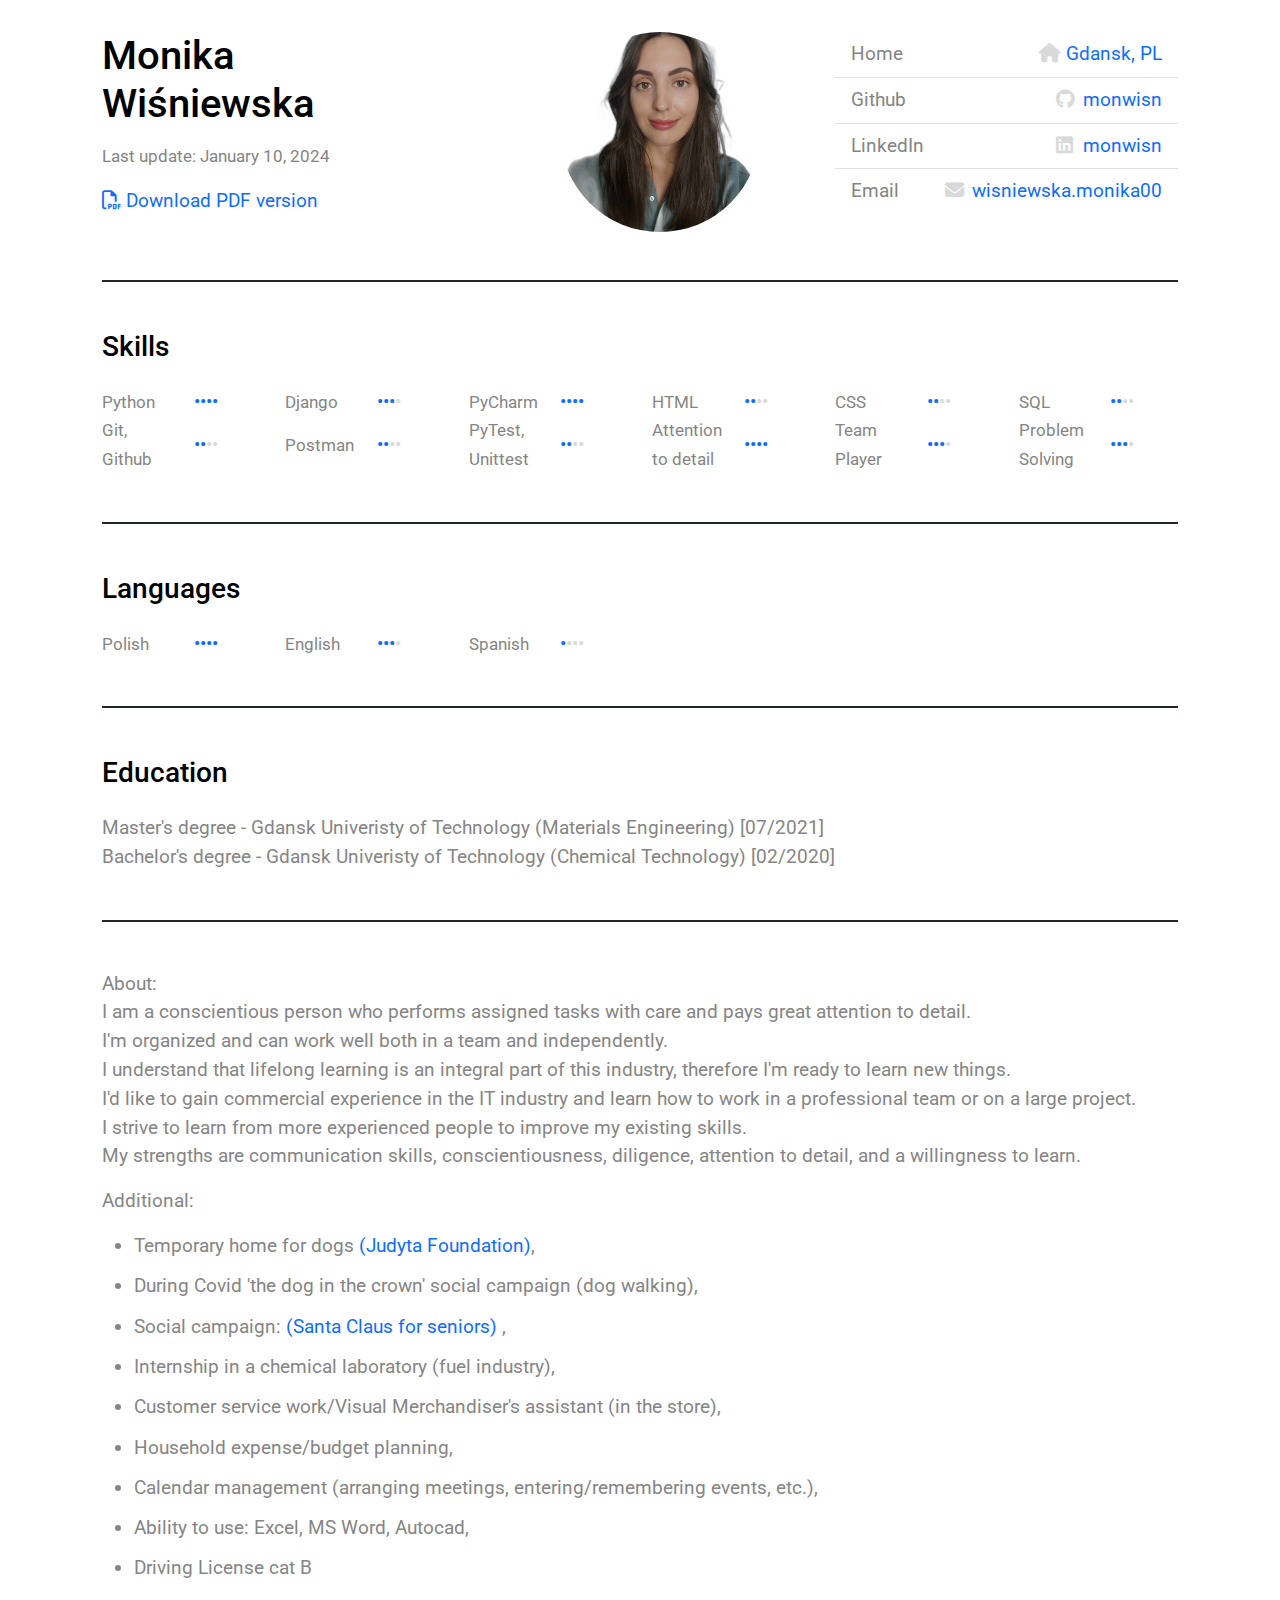
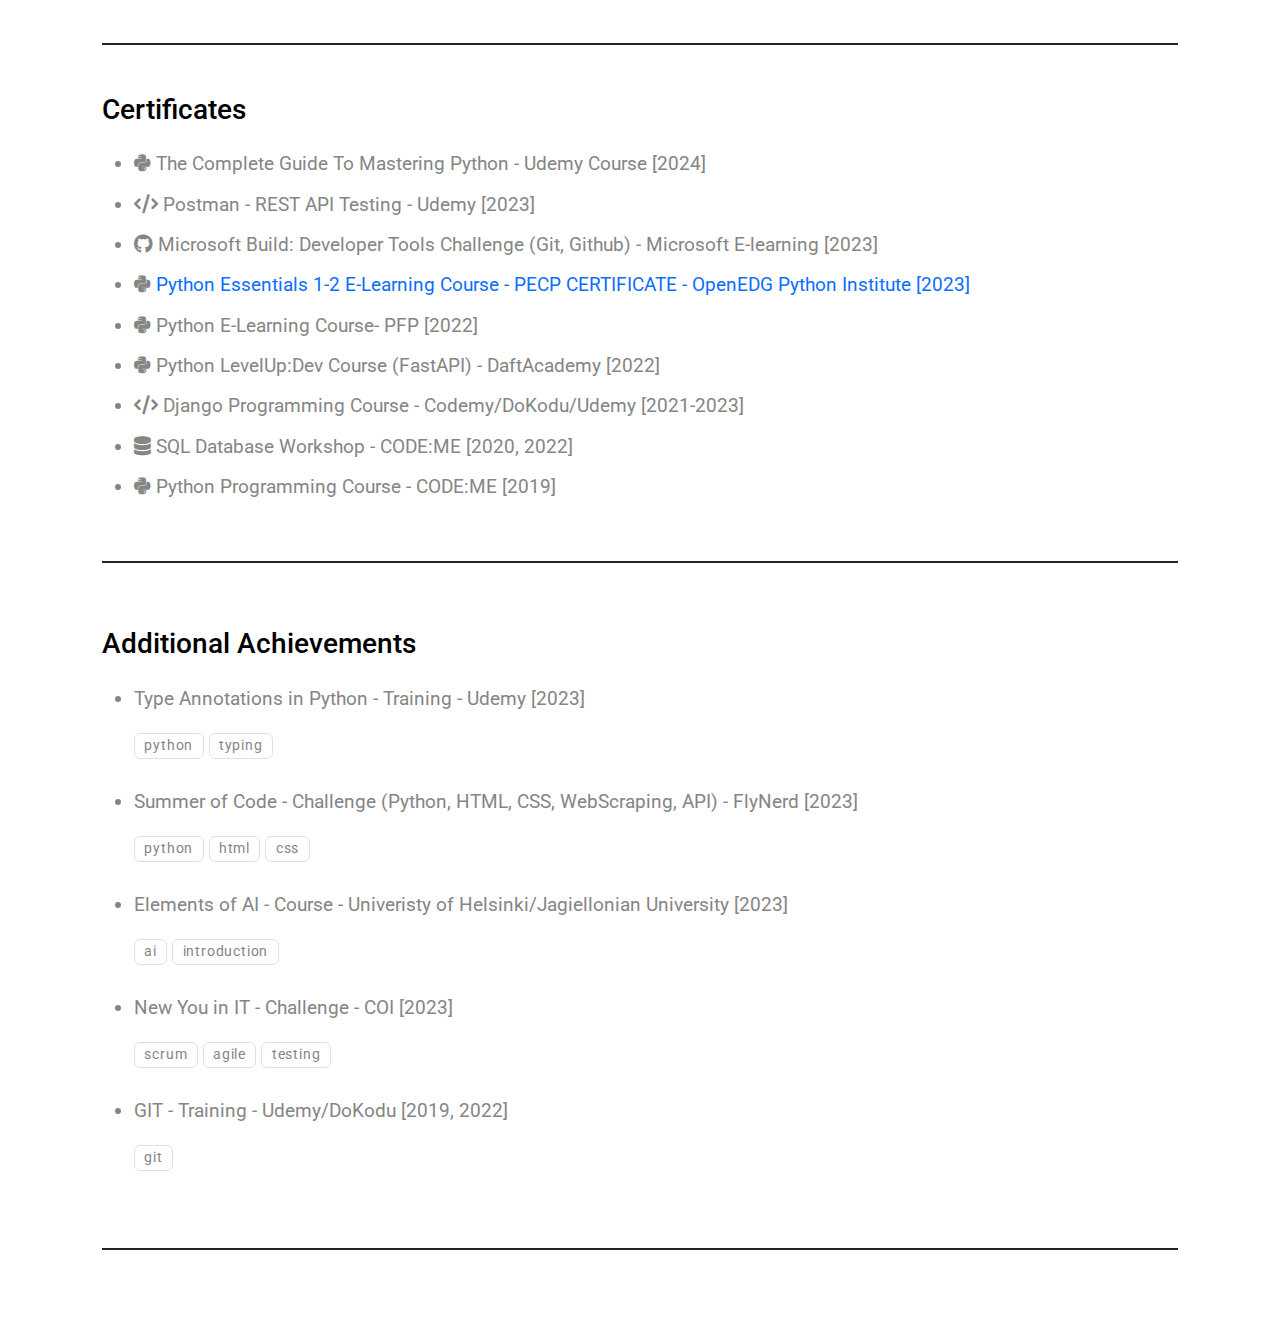
<file: index.html>
<!doctype html>
<html lang="en">
<head>
    <meta charset="UTF-8"/>
    <meta name="viewport" content="width=device-width, initial-scale=1">
    <title>Monika Wiśniewska. </title>
    <link rel="icon" href="favicon-mw.ico" type="image/x-icon"/>
    <link rel="preconnect" href="https://fonts.googleapis.com">
    <link rel="preconnect" href="https://fonts.gstatic.com" crossorigin>
    <link href="https://fonts.googleapis.com/css2?family=Roboto:wght@400;500&display=swap" rel="stylesheet">
    <link rel="stylesheet" href="https://cdn.jsdelivr.net/npm/bootstrap@5.2.0/dist/css/bootstrap.min.css">
    <link rel="stylesheet" href="https://cdnjs.cloudflare.com/ajax/libs/font-awesome/6.1.2/css/all.min.css">
    <link rel="stylesheet" href="styles.css">
    <base target="_blank">
</head>
<body>
<div class="container page">
    <div class="border-bottom border-2 border-print-0 border-dark mb-5 pb-5 pb-print-0 mb-print-1">
        <div class="row">
            <div class="col-print-6 col-12 col-md-4 d-flex justify-content-between flex-column">
                <div>
                    <h1 class="mb-0">Monika Wiśniewska</h1>
                    <div class="fs-3"></div>
                </div>
                <div>
                    <p>
                        <time datetime="" class="small">Last update: January 10, 2024</time>
                    </p>
                    <p>
                        <span class="screen"><a href="monika-wisniewska..pdf"><i class="far fa-file-pdf"></i>Download PDF version</a></span>
                        <span class="print">Up-to-date version of CV is available at <a href="https://monwisn.github.io/monwisn-cv"
                                                                                        class="text-nowrap"><i
                            class="fab fa-github" aria-hidden="true"></i>https://monwisn.github.io/monwisn-cv</a></span>
                    </p>
                </div>
            </div>
            <div class="col-4 col-md-3 col-lg-2 offset-lg-1 d-none d-md-block align-md-self-center text-center">
                <img src="profile-img.png" width="200" height="200" style="object-fit: cover" class="rounded-circle" alt="Personal photo">
            </div>
            <div class="col-print-6 col-12 col-md-5 offset-lg-1 col-lg-4">
                <ul class="list-group list-group-flush">
                    <li class="list-group-item d-flex justify-content-between align-items-start">
                        <span class="text-nowrap">Home</span>
                        <span class="text-nowrap"><a href="https://www.google.com/maps/place/Gda%C5%84sk/@54.3611752,18.5252214,11z/data=!3m1!4b1!4m6!3m5!1s0x46fd731c14d4fa6f:0x9bb9fbf163b7be8d!8m2!3d54.3520252!4d18.6466384!16zL20vMDM1bTY?entry=ttu"><i class="fa fa-home fact-icon"></i>Gdansk, PL</a></span>
                    </li>
                    <li class="list-group-item d-flex justify-content-between align-items-start">
                        <span class="text-nowrap">Github</span>
                        <span class="text-nowrap"><a href="https://github.com/monwisn/">
                  <i class="fab fa-github fact-icon"></i>monwisn
                </a></span>
                    </li>
                    <li class="list-group-item d-flex justify-content-between align-items-start">
                        <span class="text-nowrap">LinkedIn</span>
                        <span class="text-nowrap"><a href="https://linkedin.com/in/monika-wiśniewska-174991172"><i class="fab fa-linkedin fact-icon"></i>monwisn</a></span>
                    </li>
                    <li class="list-group-item d-flex justify-content-between align-items-start">
                        <span class="text-nowrap">Email</span>
                        <span class="text-nowrap"><a href="mailto:wisniewska.monika00@gmail.com"><i class="fa fa-envelope fact-icon"></i>wisniewska.monika00</a></span>
                    </li>
                </ul>
            </div>
        </div>
    </div>

    <div class="border-bottom border-2 border-print-0 border-dark mb-5 pb-5 pb-print-0 mb-print-1">
        <h3 class="mb-4">Skills</h3>
        <div class="row align-items-center">
            <div class="col-print-1 col-3 col-md-2 col-lg-1 text-right">
                <small>Python</small>
            </div>
            <div class="col-print-1 col-3 col-md-2 col-lg-1">
                <div class="skills">
                    <div class="skills-bar" style="width: 100%"></div>
                </div>
            </div>
            <div class="col-print-1 col-3 col-md-2 col-lg-1 text-right">
                <small>Django</small>
            </div>
            <div class="col-print-1 col-3 col-md-2 col-lg-1">
                <div class="skills">
                    <div class="skills-bar" style="width: 75%"></div>
                </div>
            </div>
            <div class="col-print-1 col-3 col-md-2 col-lg-1 text-right">
                <small>PyCharm</small>
            </div>
            <div class="col-print-1 col-3 col-md-2 col-lg-1">
                <div class="skills">
                    <div class="skills-bar" style="width: 100%"></div>
                </div>
            </div>
            <div class="col-print-1 col-3 col-md-2 col-lg-1 text-right">
                <small>HTML</small>
            </div>
            <div class="col-print-1 col-3 col-md-2 col-lg-1">
                <div class="skills">
                    <div class="skills-bar" style="width: 50%"></div>
                </div>
            </div>
            <div class="col-print-1 col-3 col-md-2 col-lg-1 text-right">
                <small>CSS</small>
            </div>
            <div class="col-print-1 col-3 col-md-2 col-lg-1">
                <div class="skills">
                    <div class="skills-bar" style="width: 50%"></div>
                </div>
            </div>
            <div class="col-print-1 col-3 col-md-2 col-lg-1 text-right">
                <small>SQL</small>
            </div>
            <div class="col-print-1 col-3 col-md-2 col-lg-1">
                <div class="skills">
                    <div class="skills-bar" style="width: 50%"></div>
                </div>
            </div>
            <div class="col-print-1 col-3 col-md-2 col-lg-1 text-right">
                <small>Git, Github</small>
            </div>
            <div class="col-print-1 col-3 col-md-2 col-lg-1">
                <div class="skills">
                    <div class="skills-bar" style="width: 50%"></div>
                </div>
            </div>
            <div class="col-print-1 col-3 col-md-2 col-lg-1 text-right">
                <small>Postman</small>
            </div>
            <div class="col-print-1 col-3 col-md-2 col-lg-1">
                <div class="skills">
                    <div class="skills-bar" style="width: 50%"></div>
                </div>
            </div>
            <div class="col-print-1 col-3 col-md-2 col-lg-1 text-right">
                <small>PyTest, Unittest</small>
            </div>
            <div class="col-print-1 col-3 col-md-2 col-lg-1">
                <div class="skills">
                    <div class="skills-bar" style="width: 50%"></div>
                </div>
            </div>
            <div class="col-print-1 col-3 col-md-2 col-lg-1 text-right">
                <small>Attention to detail</small>
            </div>
            <div class="col-print-1 col-3 col-md-2 col-lg-1">
                <div class="skills">
                    <div class="skills-bar" style="width: 100%"></div>
                </div>
            </div>
            <div class="col-print-1 col-3 col-md-2 col-lg-1 text-right">
                <small>Team Player</small>
            </div>
            <div class="col-print-1 col-3 col-md-2 col-lg-1">
                <div class="skills">
                    <div class="skills-bar" style="width: 75%"></div>
                </div>
            </div>
            <div class="col-print-1 col-3 col-md-2 col-lg-1 text-right">
                <small>Problem Solving</small>
            </div>
            <div class="col-print-1 col-3 col-md-2 col-lg-1">
                <div class="skills">
                    <div class="skills-bar" style="width: 75%"></div>
                </div>
            </div>
        </div>
    </div>

    <div class="border-bottom border-2 border-print-0 border-dark mb-5 pb-5 pb-print-0 mb-print-1">
        <h3 class="mb-4">Languages</h3>
        <div class="row align-items-center">
            <div class="col-print-1 col-3 col-md-2 col-lg-1 text-right">
                <small>Polish</small>
            </div>
            <div class="col-print-1 col-3 col-md-2 col-lg-1">
                <div class="skills">
                    <div class="skills-bar" style="width: 100%"></div>
                </div>
            </div>
            <div class="col-print-1 col-3 col-md-2 col-lg-1 text-right">
                <small>English</small>
            </div>
            <div class="col-print-1 col-3 col-md-2 col-lg-1">
                <div class="skills">
                    <div class="skills-bar" style="width: 75%"></div>
                </div>
            </div>
            <div class="col-print-1 col-3 col-md-2 col-lg-1 text-right">
                <small>Spanish</small>
            </div>
            <div class="col-print-1 col-3 col-md-2 col-lg-1">
                <div class="skills">
                    <div class="skills-bar" style="width: 25%"></div>
                </div>
            </div>
        </div>
    </div>

    <div class="border-bottom border-2 border-print-0 border-dark mb-5 pb-5 pb-print-0 mb-print-1">
        <h3 class="mb-4">Education</h3>
        <div>Master's degree - Gdansk Univeristy of Technology (Materials Engineering) [07/2021]</div>
        <div>Bachelor's degree - Gdansk Univeristy of Technology (Chemical Technology) [02/2020]</div>
    </div>

    <div class="border-bottom border-2 border-print-0 border-dark mb-5 pb-5 pb-print-0 mb-print-1">
        <p>About:<br/>
            I am a conscientious person who performs assigned tasks with care and pays great attention to detail.<br/>
            I'm organized and can work well both in a team and independently.<br/>
            I understand that lifelong learning is an integral part of this industry, therefore I'm ready to learn new things.<br/>
            I'd like to gain commercial experience in the IT industry and learn how to work in a professional team or on a large project.<br/>
            I strive to learn from more experienced people to improve my existing skills.<br/>
            My strengths are communication skills, conscientiousness, diligence, attention to detail, and a willingness to learn.
        </p>
        
        <p>Additional:</p>
        <ul class="certificates">
            <li>Temporary home for dogs <a href='https://fundacjajudyta.com/'>(Judyta Foundation)</a>, </li>
            <li>During Covid 'the dog in the crown' social campaign (dog walking), </li>
            <li>Social campaign: <a href="https://listy.swietymikolajdlaseniora.pl/inicjatywa">(Santa Claus for seniors)</a> ,</li>
            <li>Internship in a chemical laboratory (fuel industry), </li>
            <li>Customer service work/Visual Merchandiser's assistant (in the store), </li>
            <li>Household expense/budget planning, </li>
            <li>Calendar management (arranging meetings, entering/remembering events, etc.), </li>
            <li>Ability to use: Excel, MS Word, Autocad, </li>
            <li>Driving License cat B</li>
         </ul> 
    </div>

    <div class="border-bottom border-2 border-print-0 border-dark mb-5 pb-5 pb-print-0 mb-print-1">
        <h3 class="mb-4">Certificates</h3>
        <ul class="certificates">
            <li><i class="fa-brands fa-python"></i> The Complete Guide To Mastering Python - Udemy Course [2024]</li>
            <li><i class="fa-solid fa-code"></i> Postman - REST API Testing - Udemy [2023]</li>
            <li><i class="fa-brands fa-github"></i>
                Microsoft Build: Developer Tools Challenge (Git, Github) - Microsoft E-learning [2023]
            </li>
            <li><i class="fa-brands fa-python"></i>
                <a href="https://www.credly.com/badges/f65540b6-be81-429b-91a2-cc99e5a10e09">
                    Python Essentials 1-2 E-Learning Course - PECP CERTIFICATE - OpenEDG Python Institute [2023]
                </a>
            </li>
            <li><i class="fa-brands fa-python"></i> Python E-Learning Course- PFP [2022]</li>
            <li><i class="fa-brands fa-python"></i> Python LevelUp:Dev Course (FastAPI) - DaftAcademy [2022]</li>
            <li><i class="fa-solid fa-code"></i> Django Programming Course - Codemy/DoKodu/Udemy [2021-2023]</li>
            <li><i class="fa-solid fa-database"></i> SQL Database Workshop - CODE:ME [2020, 2022]</li>
            <li><i class="fa-brands fa-python"></i> Python Programming Course - CODE:ME [2019]</li>
        </ul>
    </div>

    <!-- <div class="border-bottom border-2 border-print-0 border-dark mb-5 pb-5 pb-print-0 mb-print-1"> -->
        
        <div class="row d-block d-md-flex">
            <div class="col-md-2 pt-1">
                 
            </div>
            <div class="col-md-10">
                <h3 class="fs-4 fw-normal"> </h3>

                <div><p> </p></div>
                <p>
                </p>
            </div>
        </div>
    <!-- </div> -->

    <div class="border-bottom border-2 border-print-0 border-dark mb-5 pb-5 pb-print-0 mb-print-1">
        <h3 class="mb-4">Additional Achievements</h3>
        <ul class="mb-0">
            <li>Type Annotations in Python - Training - Udemy [2023]</li>
            
            <p> </p>
            
            <span class="badge text-body border border-1">python</span>
            <span class="badge text-body border border-1">typing</span>
            <br/><br/>
            <li>Summer of Code - Challenge (Python, HTML, CSS, WebScraping, API) - FlyNerd [2023]</li>
            
            <p> </p>
            
            <span class="badge text-body border border-1">python</span>
            <span class="badge text-body border border-1">html</span>
            <span class="badge text-body border border-1">css</span>
            <br/><br/>
            <li>Elements of AI - Course - Univeristy of Helsinki/Jagiellonian University [2023]</li>
            
            <p> </p>
            
            <span class="badge text-body border border-1">ai</span>
            <span class="badge text-body border border-1">introduction</span>
            <br/><br/>
            <li>New You in IT - Challenge - COI [2023]</li>
            
            <p> </p>
            
            <span class="badge text-body border border-1">scrum</span>
            <span class="badge text-body border border-1">agile</span>
            <span class="badge text-body border border-1">testing</span>
            <br/><br/>
            <li>GIT - Training - Udemy/DoKodu [2019, 2022]</li>
            
            <p> </p>
            
            <span class="badge text-body border border-1">git</span>
            <br/><br/>
        </ul>
    </div>

</div>
</body>
</html>
</file>
<file: styles.css>
:root {
    --bs-font-sans-serif: Roboto, sans-serif;
    --bs-body-font-weight: 400;
    --bs-body-color: #858585;
    --bs-body-color-rgb: 133, 133, 133;
    --light-color: #D9D9D9;
    --bs-body-font-size: 1.2rem;
}

a {
    word-break: break-word;
    text-decoration: none;
}

h1, h2, h3, h4 {
    color: #000000;
}

@media print {
    :root {
        --bs-body-color: #000;
    }

    body {
        font-size: 0.7rem;
    }

    a {
        text-decoration: underline;
    }

    .page {
        min-width: 100%;
    }

    .screen {
        display: none;
    }

    .card {
        border: none;
    }

    .card-body {
        padding: 0;
    }

    .badge {
        border: 0.07rem solid #868e96;
        color: inherit;
        background-color: inherit;
    }

    .print-url {
        color: #deeef9;
        text-decoration: none;
        font-size: smaller;
    }

    .text-print-right {
        text-align: right;
    }
}

@media not print {
    .page {
        padding: 2rem;
    }

    .print {
        display: none;
    }

    h2 {
        margin-top: 2rem;
        margin-bottom: 1rem;
    }

    dt {
        font-weight: normal;
    }

    strong {
        font-weight: 500;
    }
}

.far,
.fab,
.fas,
.fa {
    text-decoration: none !important;
    margin-right: 5px;
}

.badge {
    font-weight: normal;
    letter-spacing: 0.05rem;
}

@media print {
    .col-print-1 {
        flex: 0 0 8.333333%;
        max-width: 8.333333%;
    }

    .col-print-6 {
        flex: 0 0 50%;
        max-width: 50%;
    }

    .border-print-0 {
        border-width: 0 !important;
    }

    .pb-print-0 {
        padding-bottom: 0 !important;
    }

    .mb-print-1 {
        margin-bottom: 1rem !important;
    }
}

.fact-icon {
    width: 1em;
    color: var(--light-color);
    margin-right: 0.5rem;
}

@page {
    size: auto;
    margin: 10mm;
}

.skills {
    position: relative;
    display: inline-block;
    font-size: 1.2rem;
}

.skills::after {
    display: block;
    content: '••••';
    color: var(--light-color);
}

.skills-bar {
    position: absolute;
    left: 0;
    top: 0;
    overflow: hidden;
}

.skills-bar::after {
    display: block;
    content: '••••';
    color: var(--bs-primary);
}

.certificates {
    margin-bottom: 0;
}

.certificates li {
    padding-bottom: 0.6em;
}
</file>
